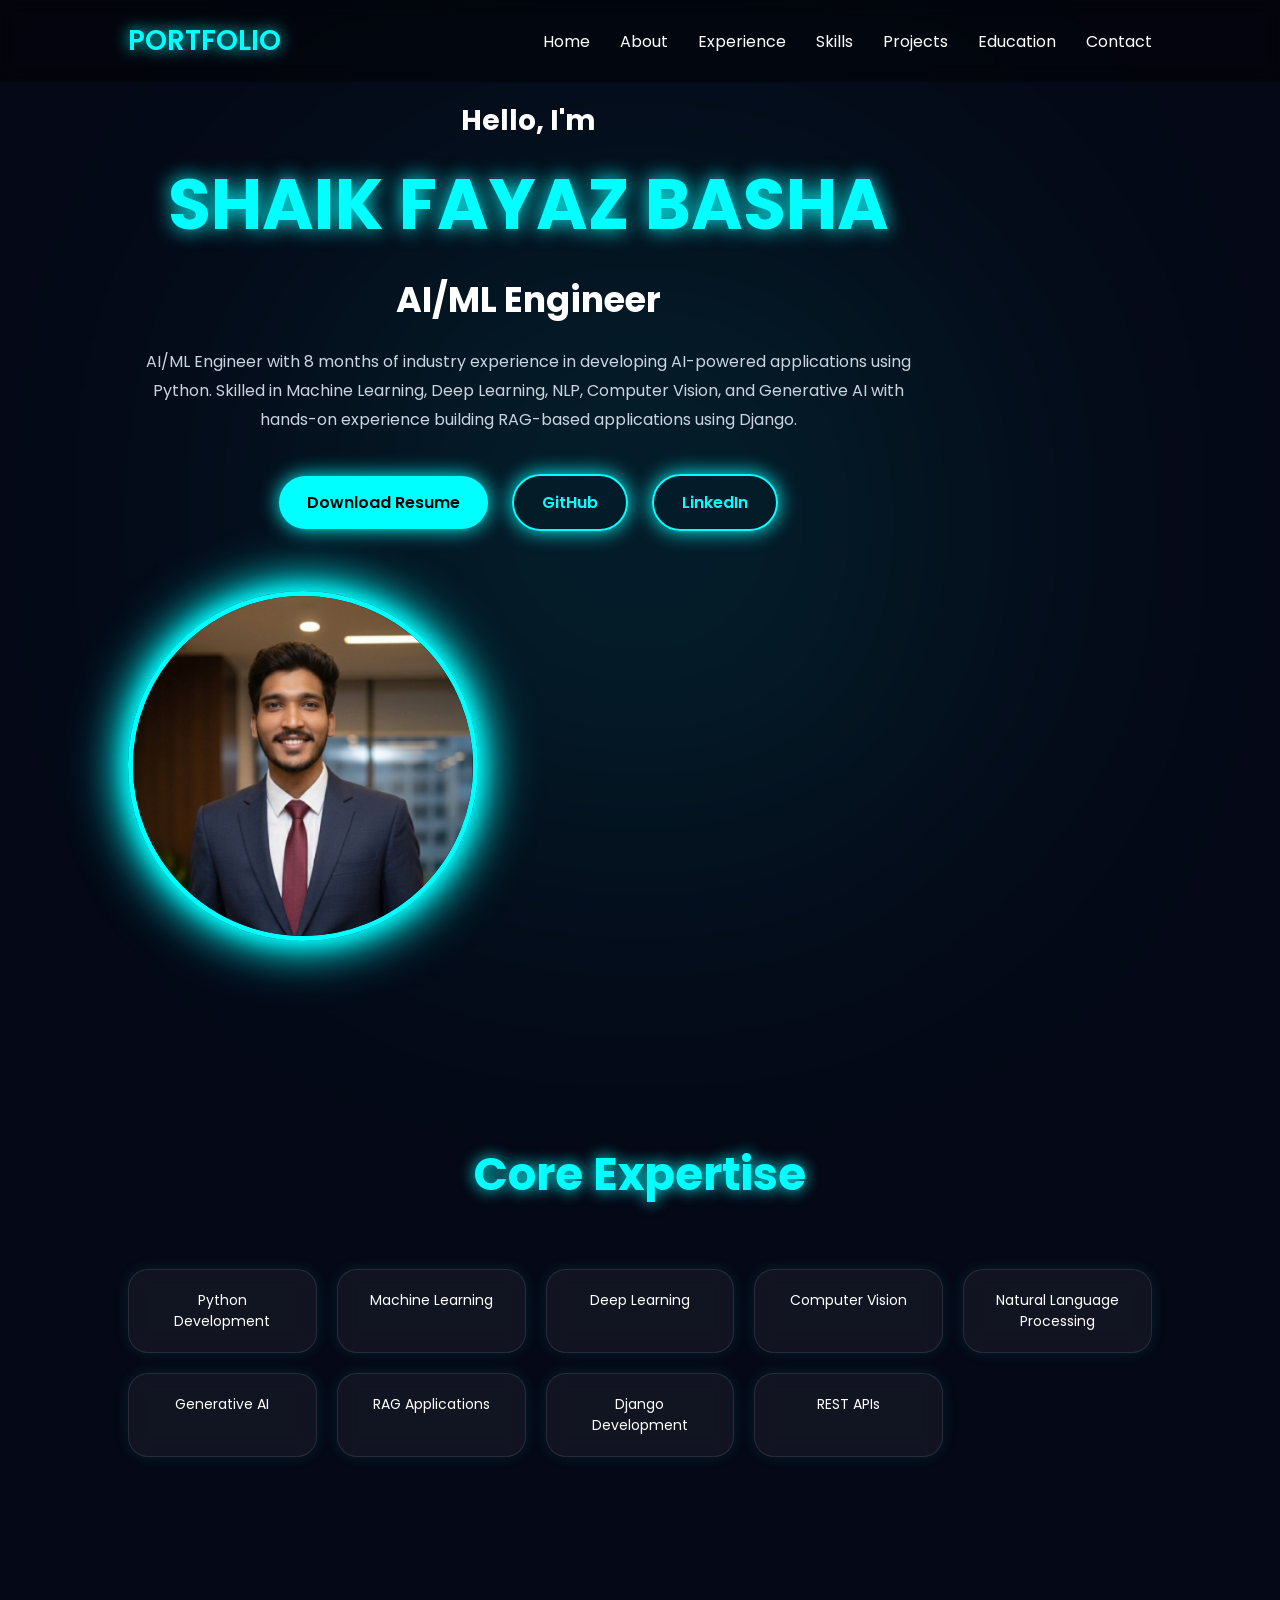
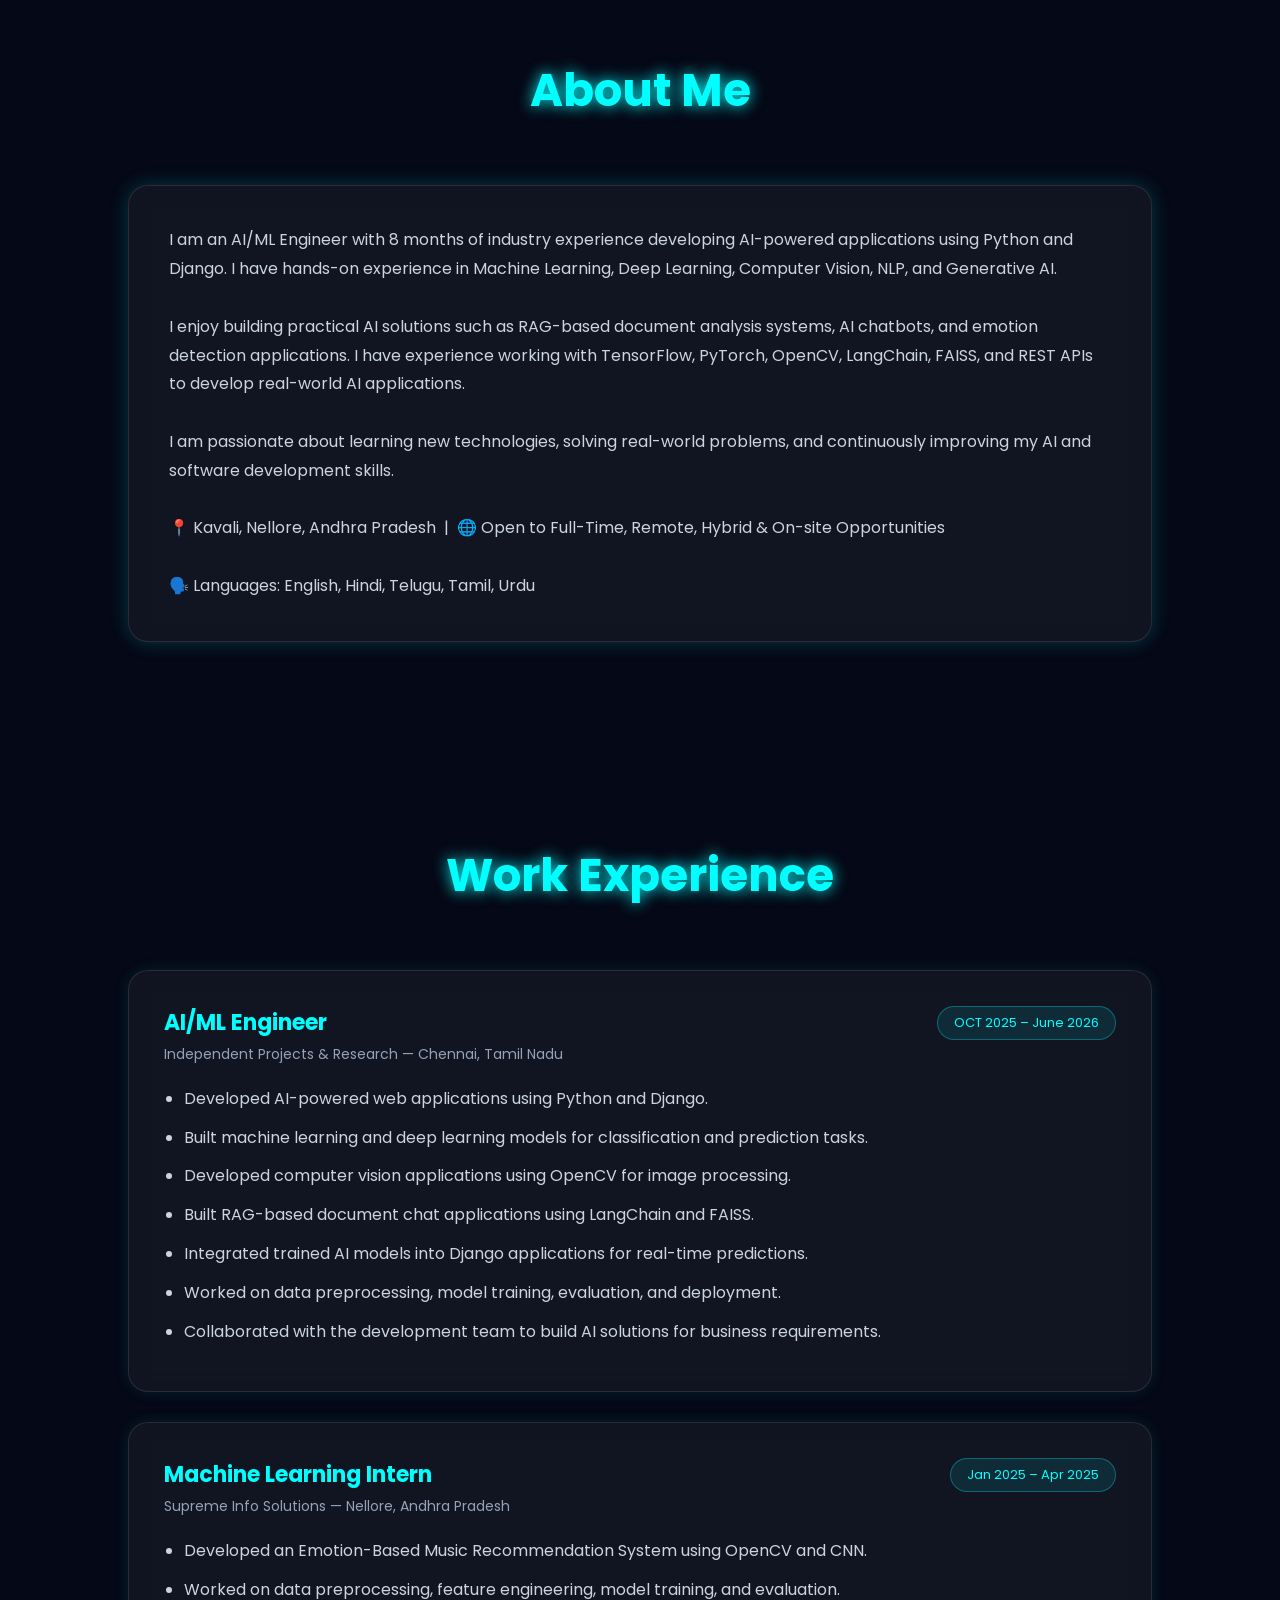
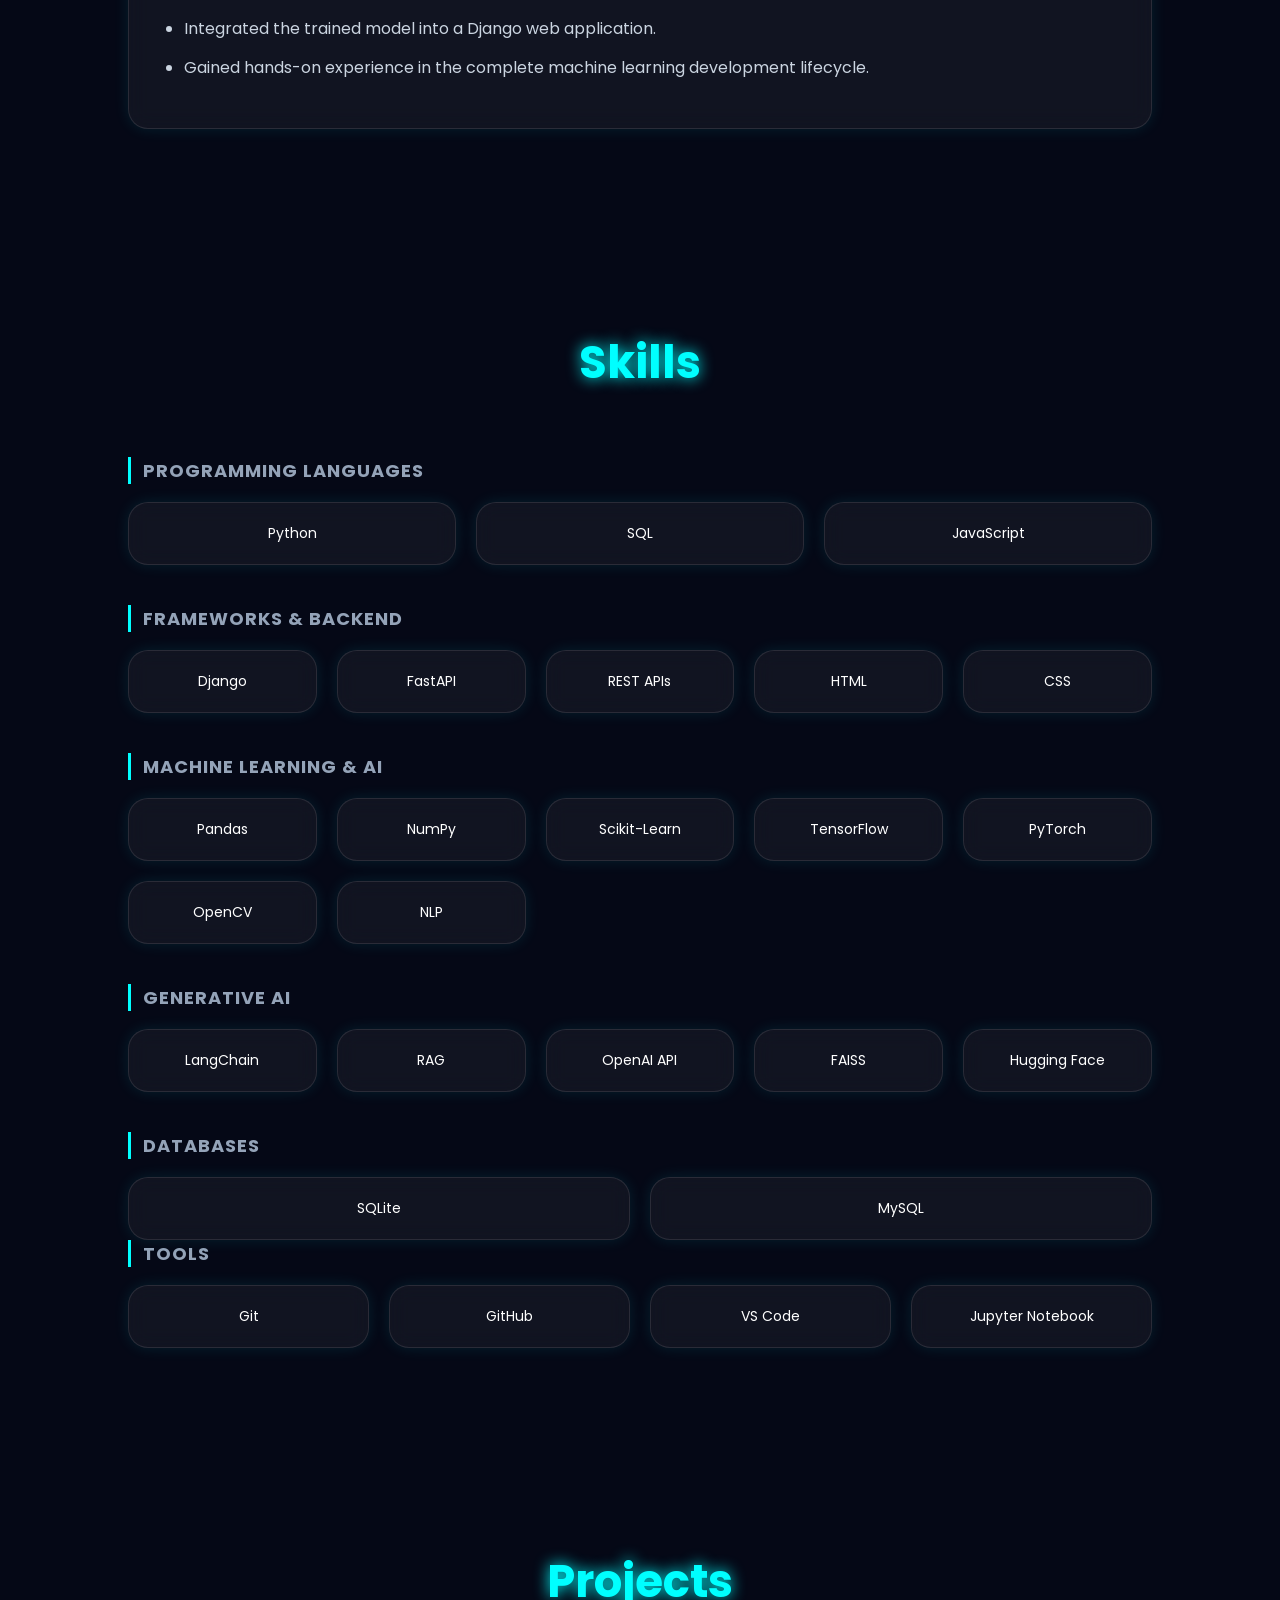
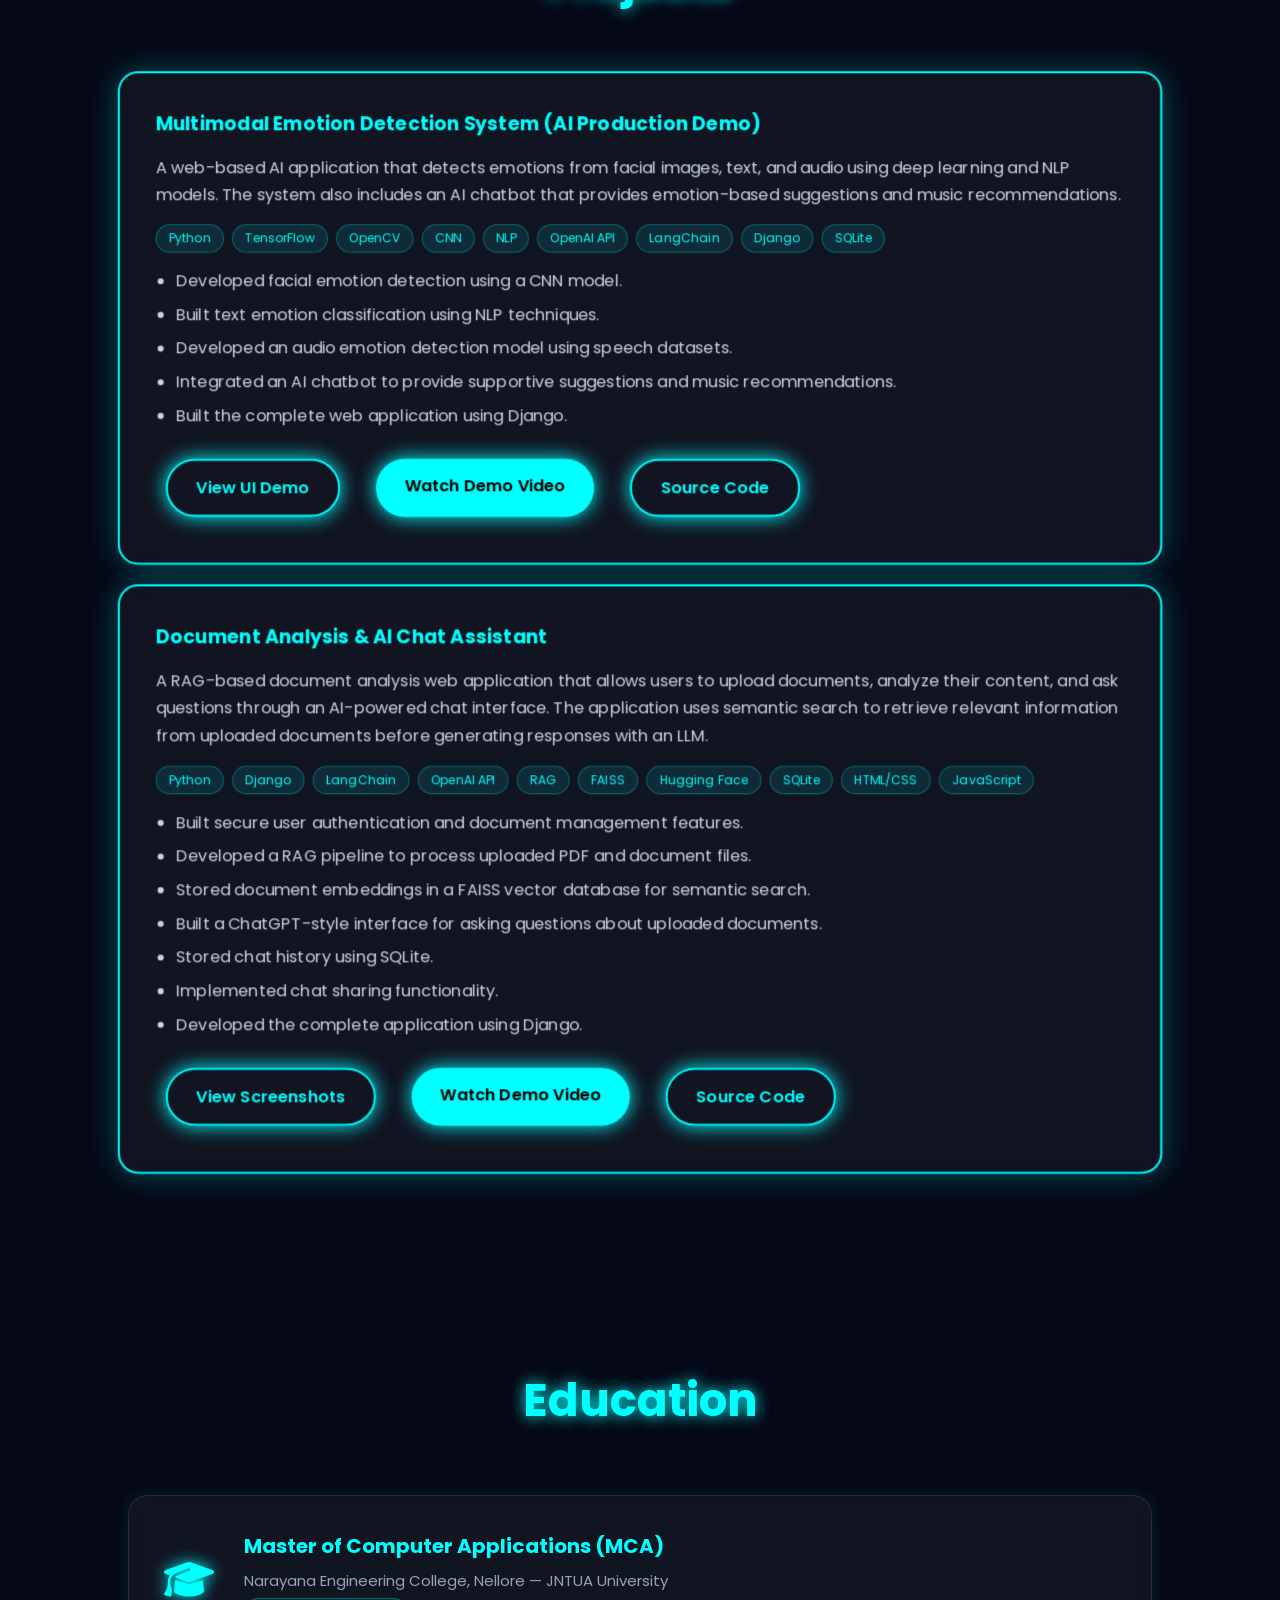
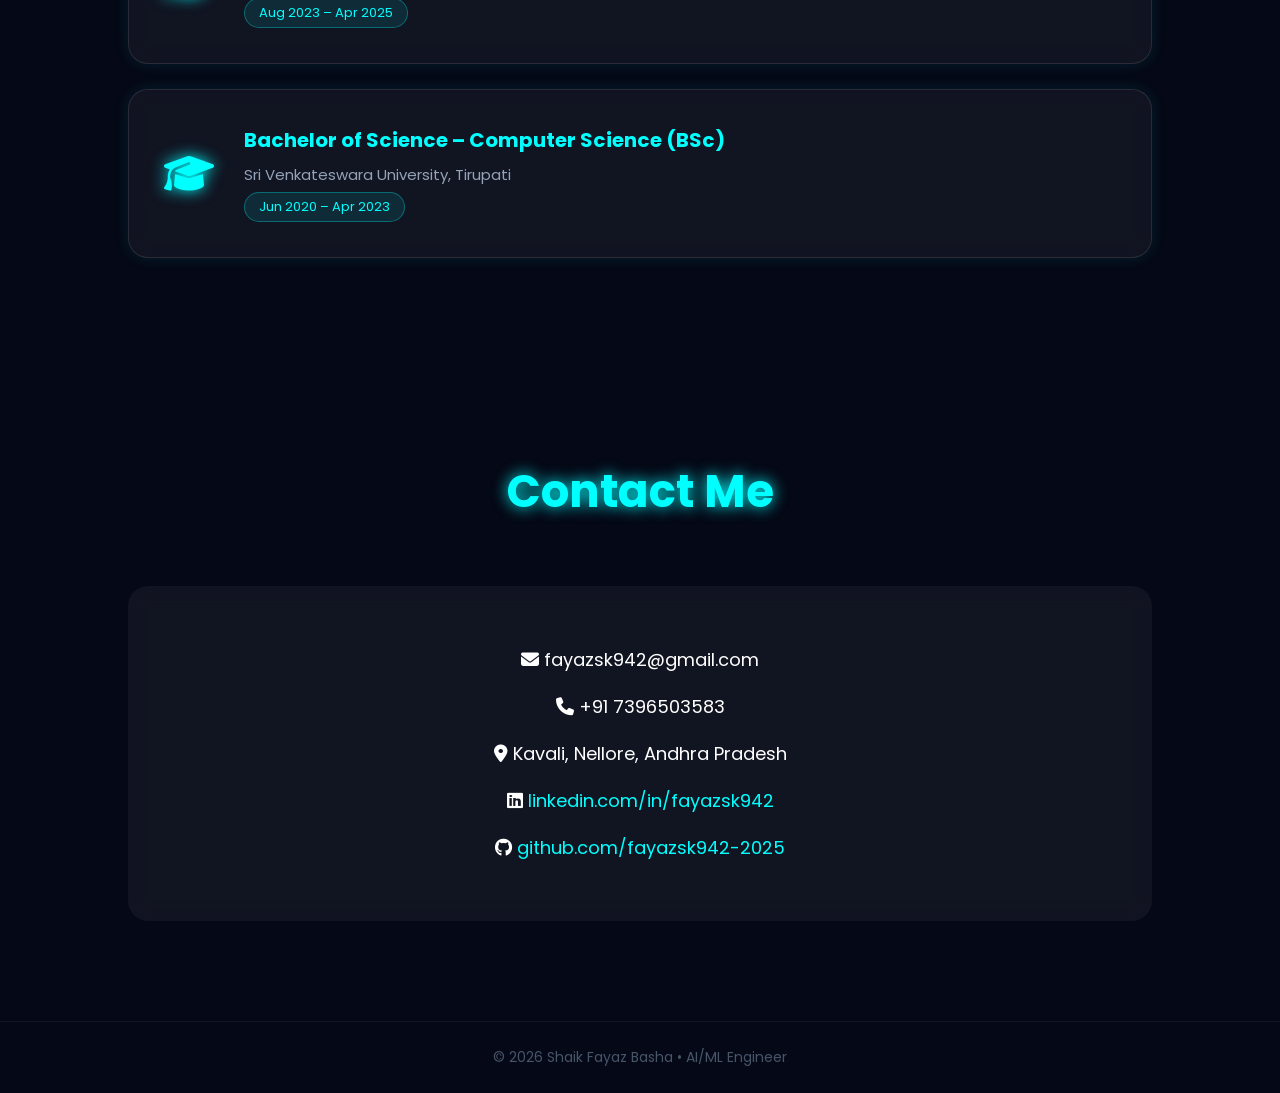
<file: index.html>
<!DOCTYPE html>
<html lang="en">
<head>
    <meta charset="UTF-8">
    <meta name="viewport" content="width=device-width, initial-scale=1.0">
    <title>SHAIK FAYAZ BASHA | AI/ML Engineer | Python Developer</title>

    <link rel="stylesheet" href="style.css">

    <!-- Font Awesome -->
    <link rel="stylesheet"
    href="https://cdnjs.cloudflare.com/ajax/libs/font-awesome/6.5.1/css/all.min.css">

</head>
<body>

    <!-- Navbar -->
    <nav>

        <div class="logo">PORTFOLIO</div>

        <ul>
            <li><a href="#home">Home</a></li>
            <li><a href="#about">About</a></li>
            <li><a href="#experience">Experience</a></li>
            <li><a href="#skills">Skills</a></li>
            <li><a href="#projects">Projects</a></li>
            <li><a href="#education">Education</a></li>
            <li><a href="#contact">Contact</a></li>
        </ul>

    </nav>

    <!-- Hero Section -->
    <section class="hero" id="home">

    <div class="hero-container">

        <!-- Left Content -->
        <div class="hero-content">

            <h3>Hello, I'm</h3>

            <h1>SHAIK FAYAZ BASHA</h1>

            <h2>
                <span class="typing"></span>
            </h2>

            <p>
            AI/ML Engineer with 8 months of industry experience in developing AI-powered applications using Python. Skilled in Machine Learning, Deep Learning, NLP, Computer Vision, and Generative AI with hands-on experience building RAG-based applications using Django.
            </p>
            
            <div class="buttons">

                <a href="resume.pdf" download class="btn">
                    Download Resume
                </a>

                <a href="https://github.com/fayazsk942-2025"
                target="_blank" class="btn secondary">
                    GitHub
                </a>

                <a href="https://www.linkedin.com/in/fayazsk942"
                target="_blank" class="btn secondary">
                    LinkedIn
                </a>

            </div>

        </div>

        <!-- Right Image -->
        <div class="hero-image">

            <img src="profile.png" alt="Fayaz Profile">

        </div>

    </div>

</section>
        <!-- Core Expertise -->
        <section id="core-expertise">

            <h2 class="section-title">Core Expertise</h2>

            

    <div class="skills-container">

    <div class="skill-card">Python Development</div>

    <div class="skill-card">Machine Learning</div>

    <div class="skill-card">Deep Learning</div>

    <div class="skill-card">Computer Vision</div>

    <div class="skill-card">Natural Language Processing</div>

    <div class="skill-card">Generative AI</div>

    <div class="skill-card">RAG Applications</div>

    <div class="skill-card">Django Development</div>

    <div class="skill-card">REST APIs</div>

</div>

        </section>

    <!-- About -->
    <section id="about">

        <h2 class="section-title">About Me</h2>

        <div class="about-card">

            <p>
                I am an AI/ML Engineer with 8 months of industry experience developing AI-powered applications using Python and Django. I have hands-on experience in Machine Learning, Deep Learning, Computer Vision, NLP, and Generative AI.

                <br><br>

                I enjoy building practical AI solutions such as RAG-based document analysis systems, AI chatbots, and emotion detection applications. I have experience working with TensorFlow, PyTorch, OpenCV, LangChain, FAISS, and REST APIs to develop real-world AI applications.

                <br><br>

                I am passionate about learning new technologies, solving real-world problems, and continuously improving my AI and software development skills.

                <br><br>

                📍 Kavali, Nellore, Andhra Pradesh &nbsp;|&nbsp;
                🌐 Open to Full-Time, Remote, Hybrid & On-site Opportunities

                <br><br>

                🗣️ Languages: English, Hindi, Telugu, Tamil, Urdu
                </p>

        </div>

    </section>

    <!-- Work Experience -->
    <section id="experience">

        <h2 class="section-title">Work Experience</h2>

        <div class="experience-container">

            <div class="experience-card">

                <div class="exp-header">
                    <div>
                        <h3>AI/ML Engineer</h3>
                        <span class="company">Independent Projects & Research — Chennai, Tamil Nadu</span>
                    </div>
                    <span class="exp-date">OCT 2025 – June 2026</span>
                </div>

                <ul class="exp-list">
                <li>Developed AI-powered web applications using Python and Django.</li>

                <li>Built machine learning and deep learning models for classification and prediction tasks.</li>

                <li>Developed computer vision applications using OpenCV for image processing.</li>

                <li>Built RAG-based document chat applications using LangChain and FAISS.</li>

                <li>Integrated trained AI models into Django applications for real-time predictions.</li>

                <li>Worked on data preprocessing, model training, evaluation, and deployment.</li>

                <li>Collaborated with the development team to build AI solutions for business requirements.</li>
                </ul>

            </div>

            <div class="experience-card">

                <div class="exp-header">
                    <div>
                        <h3>Machine Learning Intern</h3>
                        <span class="company">Supreme Info Solutions — Nellore, Andhra Pradesh</span>
                    </div>
                    <span class="exp-date">Jan 2025 – Apr 2025</span>
                </div>

                <ul class="exp-list">
                <li>Developed an Emotion-Based Music Recommendation System using OpenCV and CNN.</li>

                <li>Worked on data preprocessing, feature engineering, model training, and evaluation.</li>

                <li>Integrated the trained model into a Django web application.</li>

                <li>Gained hands-on experience in the complete machine learning development lifecycle.</li>
                </ul>

            </div>

        </div>

    </section>

    <!-- Skills -->
    <section id="skills">

        <h2 class="section-title">Skills</h2>

        <div class="skills-section">

            <div class="skill-category">
                <h3 class="skill-category-title">Programming Languages</h3>
                <div class="skills-container">
                <div class="skill-card">Python</div>
                <div class="skill-card">SQL</div>
                <div class="skill-card">JavaScript</div>
            </div>
            </div>

            <div class="skill-category">
                <h3 class="skill-category-title">Frameworks & Backend</h3>
                <div class="skills-container">
                <div class="skill-card">Django</div>
                <div class="skill-card">FastAPI</div>
                <div class="skill-card">REST APIs</div>
                <div class="skill-card">HTML</div>
                <div class="skill-card">CSS</div>
            </div>
            </div>

            <div class="skill-category">
                <h3 class="skill-category-title">Machine Learning & AI</h3>
                <div class="skills-container">
                <div class="skill-card">Pandas</div>
                <div class="skill-card">NumPy</div>
                <div class="skill-card">Scikit-Learn</div>
                <div class="skill-card">TensorFlow</div>
                <div class="skill-card">PyTorch</div>
                <div class="skill-card">OpenCV</div>
                <div class="skill-card">NLP</div>
            </div>
            </div>

            <div class="skill-category">
                <h3 class="skill-category-title">Generative AI</h3>
                <div class="skills-container">
                <div class="skill-card">LangChain</div>
                <div class="skill-card">RAG</div>
                <div class="skill-card">OpenAI API</div>
                <div class="skill-card">FAISS</div>
                <div class="skill-card">Hugging Face</div>
            </div>
            </div>

            <div class="skill-category">
                <h3 class="skill-category-title">Databases</h3>
                <div class="skills-container">
                    <div class="skills-container">
                    <div class="skill-card">SQLite</div>
                    <div class="skill-card">MySQL</div>
                </div>
            </div>

            <div class="skill-category">
                <h3 class="skill-category-title">Tools</h3>
                <div class="skills-container">
                <div class="skill-card">Git</div>
                <div class="skill-card">GitHub</div>
                <div class="skill-card">VS Code</div>
                <div class="skill-card">Jupyter Notebook</div>
            </div>
            </div>


        </div>

    </section>

    <!-- Projects -->
    <section id="projects">

        <h2 class="section-title">Projects</h2>

        <div class="projects-container">

            <!-- Project 1: Multimodal Emotion Detection -->
            <div class="project-card featured-project">

                <h3>Multimodal Emotion Detection System (AI Production Demo)</h3>

                <p>
                A web-based AI application that detects emotions from facial images, text, and audio using deep learning and NLP models. The system also includes an AI chatbot that provides emotion-based suggestions and music recommendations.
                </p>

                <div class="project-tech">
                    <span class="tech-tag">Python</span>
                    <span class="tech-tag">TensorFlow</span>
                    
                    <span class="tech-tag">OpenCV</span>
                    <span class="tech-tag">CNN</span>
                    <span class="tech-tag">NLP</span>
                    
                    <span class="tech-tag">OpenAI API</span>
                    <span class="tech-tag">LangChain</span>
                    <span class="tech-tag">Django</span>
                    <span class="tech-tag">SQLite</span>
                    
                </div>

                <div class="project-highlights">

                    <ul>
            <li>Developed facial emotion detection using a CNN model.</li>

            <li>Built text emotion classification using NLP techniques.</li>

            <li>Developed an audio emotion detection model using speech datasets.</li>

            <li>Integrated an AI chatbot to provide supportive suggestions and music recommendations.</li>

            <li>Built the complete web application using Django.</li>
            </ul>

                </div>

                <div class="project-links">

                    <a href="emotion_screenshots.html" class="btn secondary">
                        View UI Demo
                    </a>

                    <a href="https://youtu.be/cAlVlDY5OSk" target="_blank" class="btn">
                        Watch Demo Video
                    </a>

                    <a href="https://github.com/fayazsk942-2025/portfolio" target="_blank" class="btn secondary">
                        Source Code
                    </a>

                </div>

            </div>

            <!-- Project 2: RAG Chatbot -->
            <div class="project-card featured-project">

                <h3>Document Analysis & AI Chat Assistant</h3>

                <p>
                A RAG-based document analysis web application that allows users to upload documents, analyze their content, and ask questions through an AI-powered chat interface. The application uses semantic search to retrieve relevant information from uploaded documents before generating responses with an LLM.
                </p>

                <div class="project-tech">
                    <span class="tech-tag">Python</span>
                    <span class="tech-tag">Django</span>
                    <span class="tech-tag">LangChain</span>
                    <span class="tech-tag">OpenAI API</span>
                    <span class="tech-tag">RAG</span>
                    <span class="tech-tag">FAISS</span>
                    <span class="tech-tag">Hugging Face</span>
                    <span class="tech-tag">SQLite</span>
                    <span class="tech-tag">HTML/CSS</span>
                    <span class="tech-tag">JavaScript</span>
                    
                </div>

                <div class="project-highlights">

                    <ul>

                    <li>Built secure user authentication and document management features.</li>

                    <li>Developed a RAG pipeline to process uploaded PDF and document files.</li>

                    <li>Stored document embeddings in a FAISS vector database for semantic search.</li>

                    <li>Built a ChatGPT-style interface for asking questions about uploaded documents.</li>

                    <li>Stored chat history using SQLite.</li>

                    <li>Implemented chat sharing functionality.</li>

                    <li>Developed the complete application using Django.</li>

                    </ul>

                </div>

                <div class="project-links">

                    <a href="rag_screenshots.html" class="btn secondary">
                        View Screenshots
                    </a>

                    <a href="https://youtu.be/Ay7FUJF8E9k"
                       target="_blank" class="btn">
                        Watch Demo Video
                    </a>

                    <a href="https://github.com/fayazsk942-2025/rag-chatbot"
                       target="_blank" class="btn secondary">
                        Source Code
                    </a>

                </div>

            </div>

        </div>

    </section>

    <!-- Education -->
    <section id="education">

        <h2 class="section-title">Education</h2>

        <div class="education-container">

            <div class="education-card">

                <div class="edu-icon">
                    <i class="fa-solid fa-graduation-cap"></i>
                </div>

                <div class="edu-details">
                    <h3>Master of Computer Applications (MCA)</h3>
                    <span class="edu-institution">Narayana Engineering College, Nellore — JNTUA University</span>
                    <span class="edu-date">Aug 2023 – Apr 2025</span>
                </div>

            </div>

            <div class="education-card">

                <div class="edu-icon">
                    <i class="fa-solid fa-graduation-cap"></i>
                </div>

                <div class="edu-details">
                    <h3>Bachelor of Science – Computer Science (BSc)</h3>
                    <span class="edu-institution">Sri Venkateswara University, Tirupati</span>
                    <span class="edu-date">Jun 2020 – Apr 2023</span>
                </div>

            </div>

        </div>

    </section>

    <!-- Contact -->
    <section id="contact">

        <h2 class="section-title">Contact Me</h2>

        <div class="contact-card">

            <p>
                <i class="fa-solid fa-envelope"></i>
                fayazsk942@gmail.com
            </p>

            <p>
                <i class="fa-solid fa-phone"></i>
                +91 7396503583
            </p>

            <p>
                <i class="fa-solid fa-location-dot"></i>
                Kavali, Nellore, Andhra Pradesh
            </p>

            <p>
                <i class="fa-brands fa-linkedin"></i>
                <a href="https://www.linkedin.com/in/fayazsk942"
                target="_blank">
                    linkedin.com/in/fayazsk942
                </a>
            </p>

            <p>
                <i class="fa-brands fa-github"></i>
                <a href="https://github.com/fayazsk942-2025"
                target="_blank">
                    github.com/fayazsk942-2025
                </a>
            </p>

        </div>

    </section>

    <!-- Footer -->
    <footer>
        <p>© 2026 Shaik Fayaz Basha • AI/ML Engineer</p>
    </footer>

    <script src="script.js"></script>

</body>
</html>
</file>
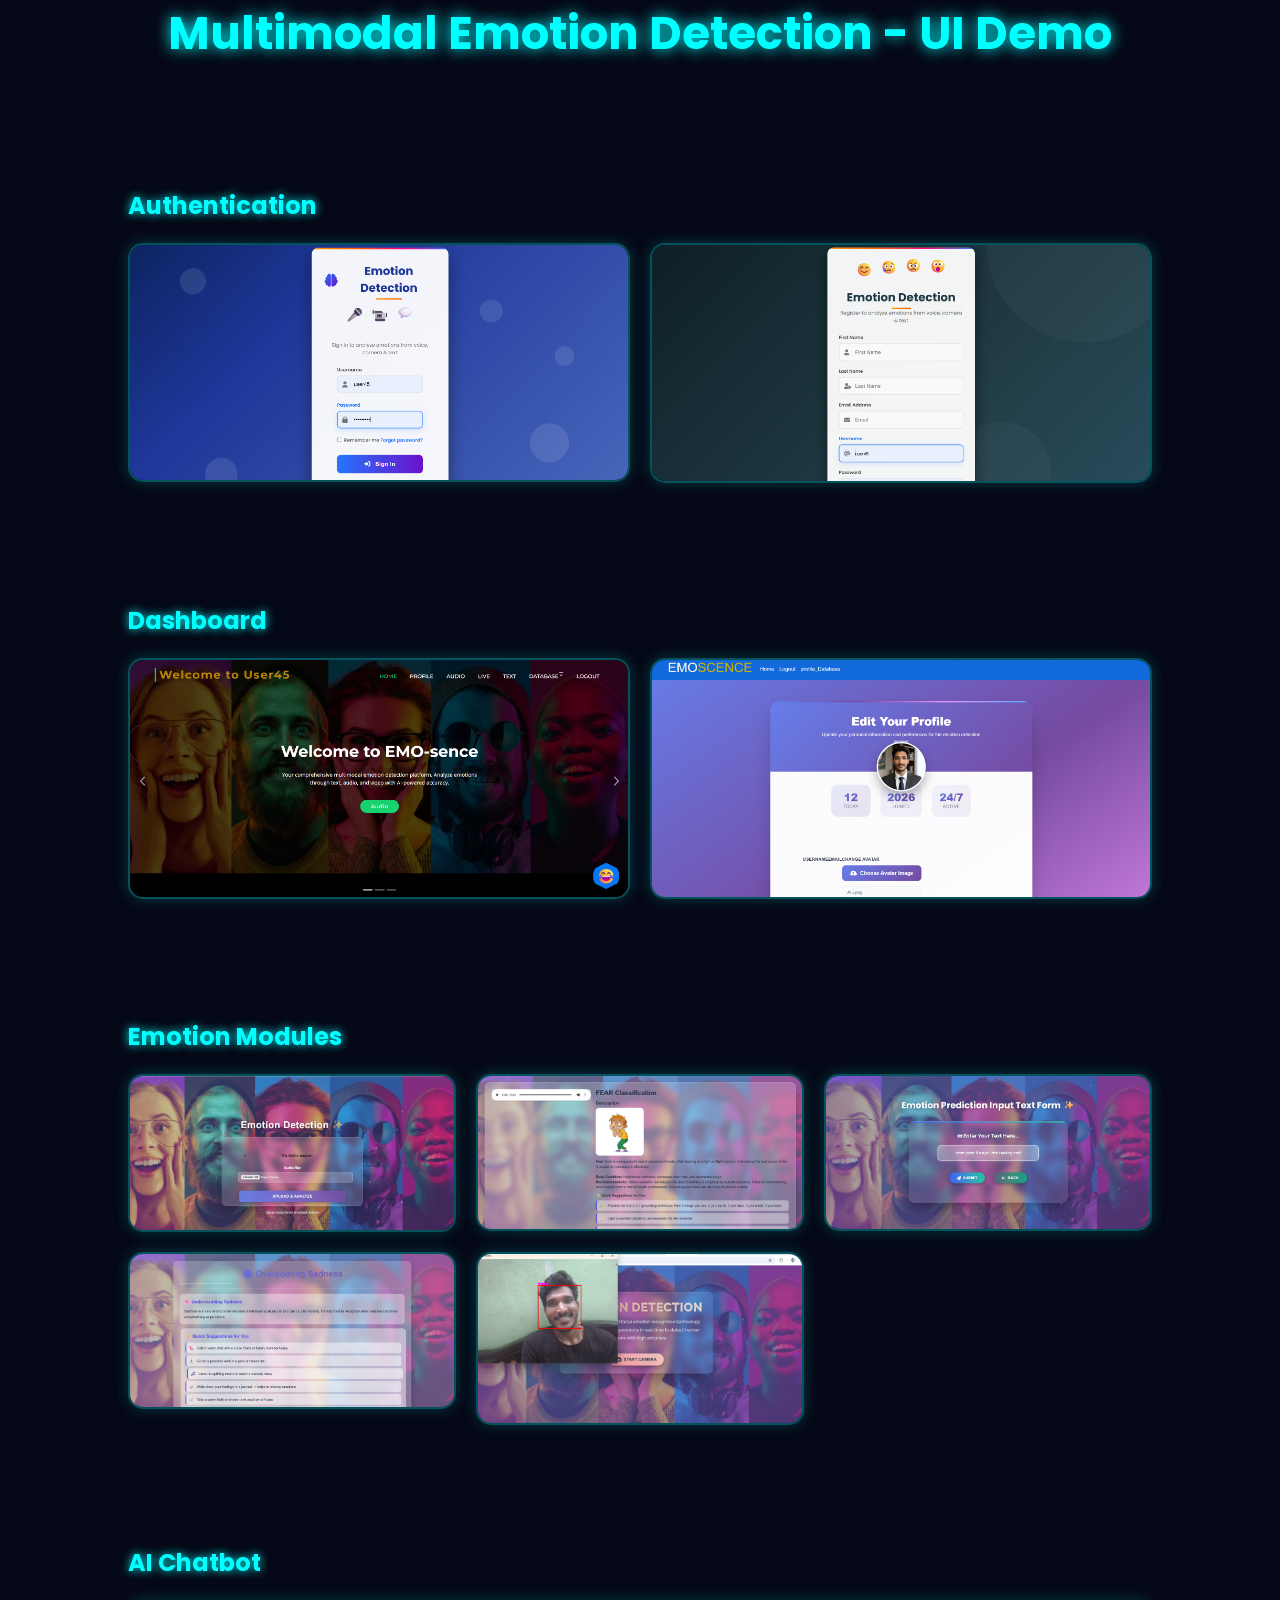
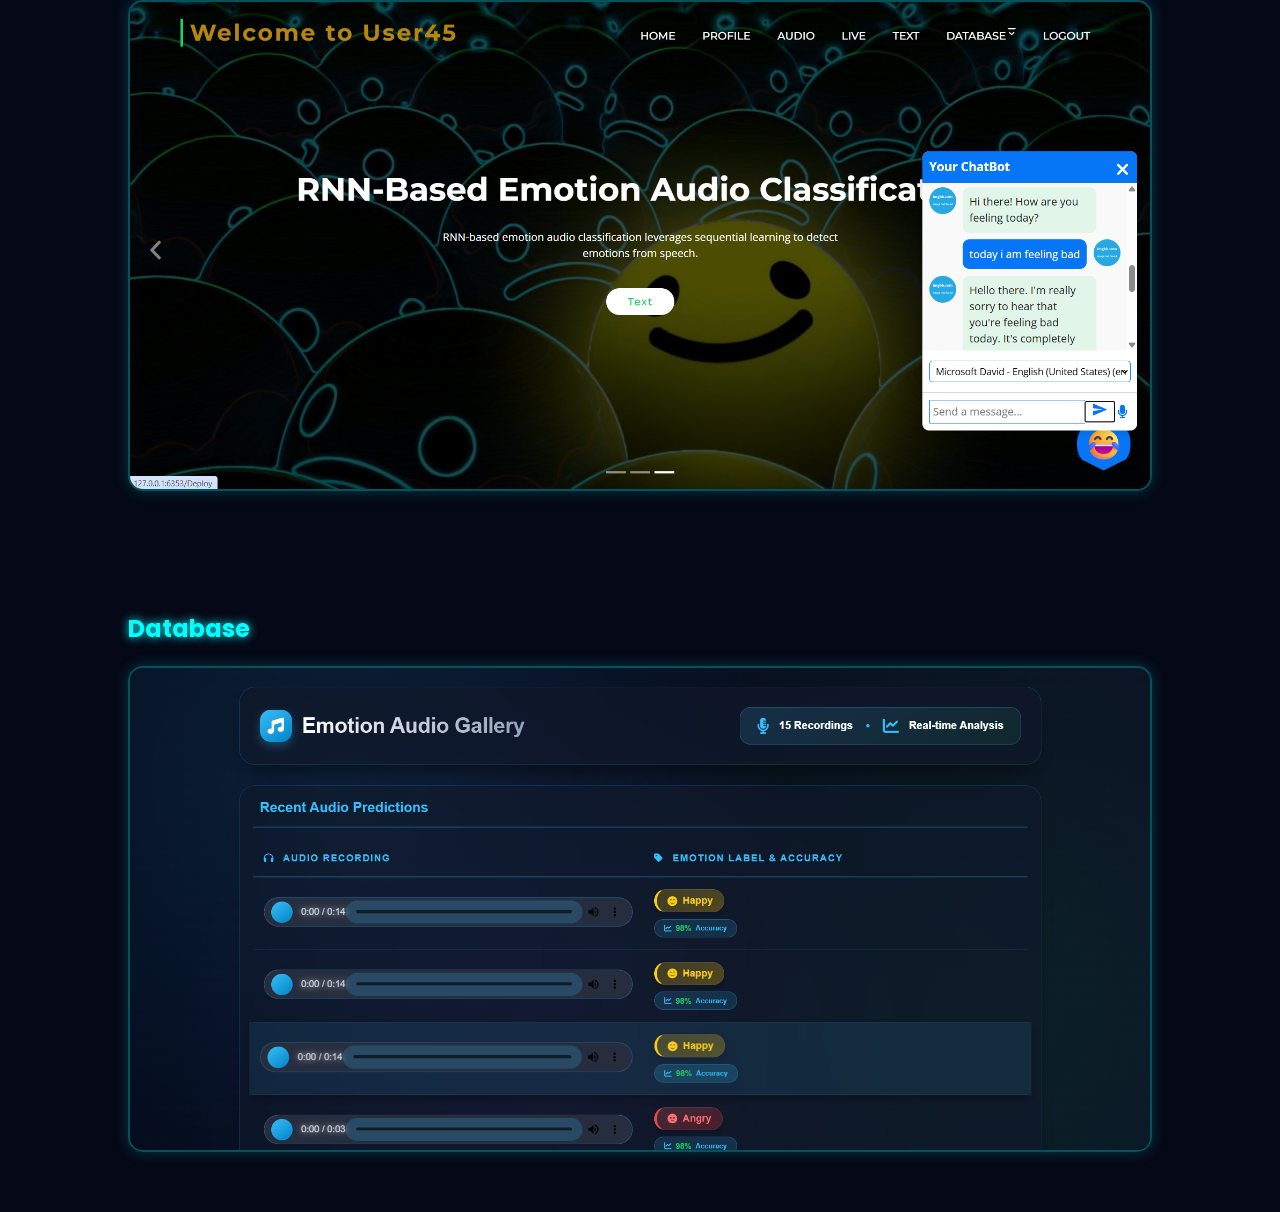
<file: emotion_screenshots.html>
<!DOCTYPE html>
<html lang="en">
<head>
    <meta charset="UTF-8">
    <title>Emotion Detection UI Demo</title>
    <link rel="stylesheet" href="style.css">
</head>
<body>

<h1 class="section-title">Multimodal Emotion Detection - UI Demo</h1>

<section class="img-section">

    <h2>Authentication</h2>

    <div class="img-grid">

        <img src="screenshots/login.png">
        <img src="screenshots/register.png">

    </div>

</section>

<section class="img-section">

    <h2>Dashboard</h2>

    <div class="img-grid">

        <img src="screenshots/home.png">
        <img src="screenshots/profile.png">

    </div>

</section>

<section class="img-section">

    <h2>Emotion Modules</h2>

    <div class="img-grid">

        <img src="screenshots/audio_input.png">
        <img src="screenshots/audio_result.png">
        <img src="screenshots/text_input.png">
        <img src="screenshots/text_result.png">
        <img src="screenshots/live_detection.png">

    </div>

</section>

<section class="img-section">

    <h2>AI Chatbot</h2>

    <div class="img-grid">

        <img src="screenshots/chatbot_ui.png">

    </div>

</section>

<section class="img-section">

    <h2>Database</h2>

    <div class="img-grid">

        <img src="screenshots/db_view.png">

    </div>

</section>

</body>
</html>
</file>
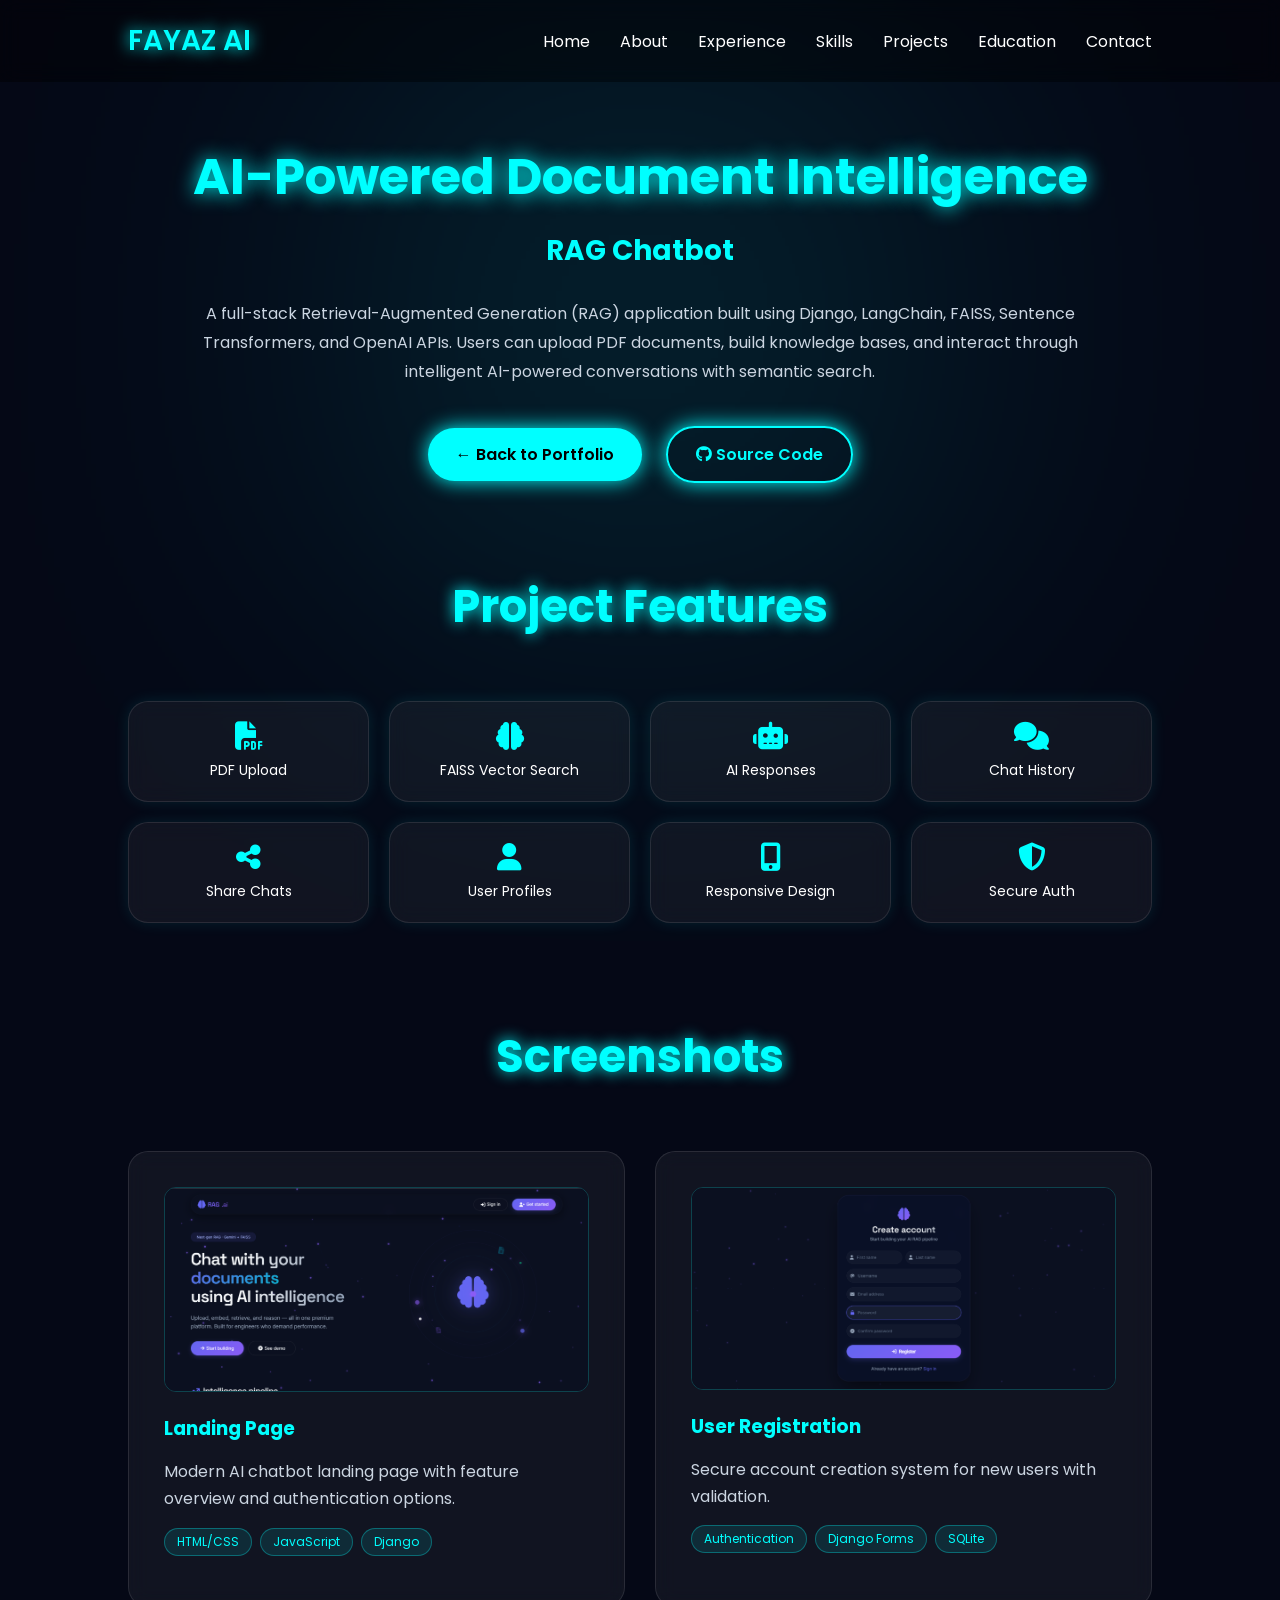
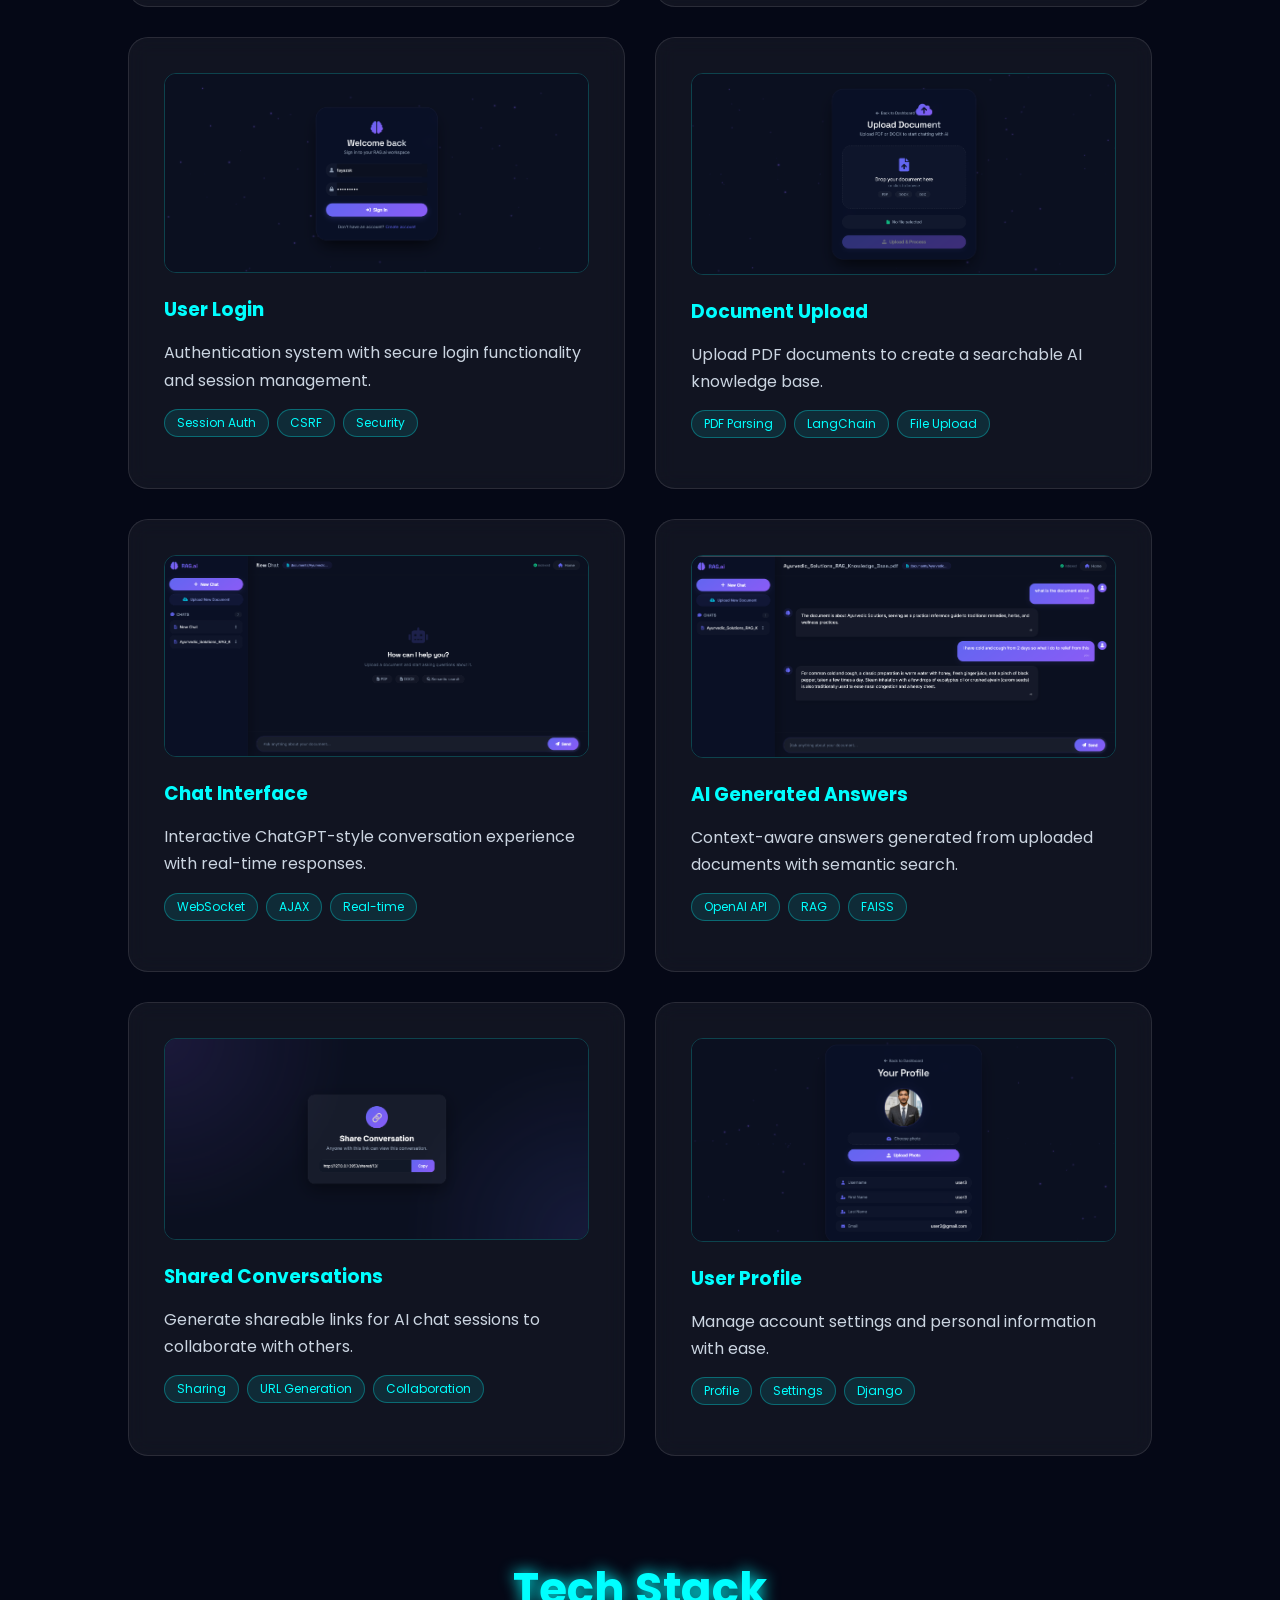
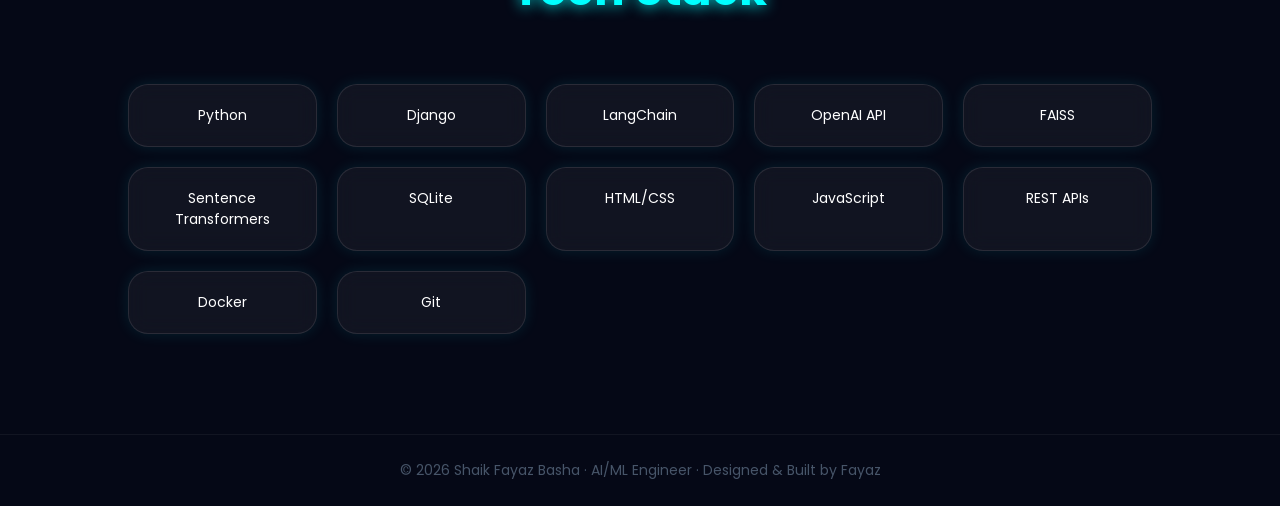
<file: rag_screenshots.html>
<!DOCTYPE html>
<html lang="en">
<head>
    <meta charset="UTF-8">
    <meta name="viewport" content="width=device-width, initial-scale=1.0">
    <title>RAG Chatbot Screenshots | Fayaz AI</title>

    <link rel="stylesheet" href="style.css">

    <!-- Font Awesome -->
    <link rel="stylesheet"
    href="https://cdnjs.cloudflare.com/ajax/libs/font-awesome/6.5.1/css/all.min.css">

</head>
<body>

    <!-- Navbar -->
    <nav>

        <div class="logo">FAYAZ AI</div>

        <ul>
            <li><a href="index.html#home">Home</a></li>
            <li><a href="index.html#about">About</a></li>
            <li><a href="index.html#experience">Experience</a></li>
            <li><a href="index.html#skills">Skills</a></li>
            <li><a href="index.html#projects">Projects</a></li>
            <li><a href="index.html#education">Education</a></li>
            <li><a href="index.html#contact">Contact</a></li>
        </ul>

    </nav>

    <!-- Header -->
    <section class="hero" style="min-height: auto; padding: 140px 10% 80px;">

        <div class="hero-container" style="flex-direction: column; text-align: center;">

            <div class="hero-content">

                <h1 style="font-size: 50px;">AI-Powered Document Intelligence</h1>
                <h2 style="font-size: 28px; color: #00ffff; margin-bottom: 20px;">RAG Chatbot</h2>

                <p style="max-width: 900px; margin: 0 auto;">
                    A full-stack Retrieval-Augmented Generation (RAG) application built using
                    Django, LangChain, FAISS, Sentence Transformers, and OpenAI APIs.
                    Users can upload PDF documents, build knowledge bases, and interact
                    through intelligent AI-powered conversations with semantic search.
                </p>

                <div class="buttons">

                    <a href="index.html#projects" class="btn">
                        ← Back to Portfolio
                    </a>

                    <a href="https://github.com/fayazsk942-2025/rag-chatbot"
                       target="_blank" class="btn secondary">
                        <i class="fab fa-github"></i> Source Code
                    </a>

                </div>

            </div>

        </div>

    </section>

    <!-- Features Section -->
    <section id="skills" style="padding-top: 0;">

        <h2 class="section-title">Project Features</h2>

        <div class="skills-section">

            <div class="skills-container" style="grid-template-columns: repeat(auto-fit, minmax(200px, 1fr));">

                <div class="skill-card">
                    <i class="fas fa-file-pdf" style="font-size: 28px; color: #00ffff; display: block; margin-bottom: 10px;"></i>
                    PDF Upload
                </div>

                <div class="skill-card">
                    <i class="fas fa-brain" style="font-size: 28px; color: #00ffff; display: block; margin-bottom: 10px;"></i>
                    FAISS Vector Search
                </div>

                <div class="skill-card">
                    <i class="fas fa-robot" style="font-size: 28px; color: #00ffff; display: block; margin-bottom: 10px;"></i>
                    AI Responses
                </div>

                <div class="skill-card">
                    <i class="fas fa-comments" style="font-size: 28px; color: #00ffff; display: block; margin-bottom: 10px;"></i>
                    Chat History
                </div>

                <div class="skill-card">
                    <i class="fas fa-share-alt" style="font-size: 28px; color: #00ffff; display: block; margin-bottom: 10px;"></i>
                    Share Chats
                </div>

                <div class="skill-card">
                    <i class="fas fa-user" style="font-size: 28px; color: #00ffff; display: block; margin-bottom: 10px;"></i>
                    User Profiles
                </div>

                <div class="skill-card">
                    <i class="fas fa-mobile-alt" style="font-size: 28px; color: #00ffff; display: block; margin-bottom: 10px;"></i>
                    Responsive Design
                </div>

                <div class="skill-card">
                    <i class="fas fa-shield-alt" style="font-size: 28px; color: #00ffff; display: block; margin-bottom: 10px;"></i>
                    Secure Auth
                </div>

            </div>

        </div>

    </section>

    <!-- Screenshots Gallery -->
    <section id="projects" style="padding-top: 0;">

        <h2 class="section-title">Screenshots</h2>

        <div class="projects-container" style="grid-template-columns: repeat(auto-fit, minmax(350px, 1fr));">

            <div class="project-card">
                <img src="screenshots/rag/landing.png" alt="Landing Page" style="width:100%; border-radius: 12px; margin-bottom: 15px; border: 1px solid rgba(0,255,255,0.2);">
                <h3>Landing Page</h3>
                <p>Modern AI chatbot landing page with feature overview and authentication options.</p>
                <div class="project-tech">
                    <span class="tech-tag">HTML/CSS</span>
                    <span class="tech-tag">JavaScript</span>
                    <span class="tech-tag">Django</span>
                </div>
            </div>

            <div class="project-card">
                <img src="screenshots/rag/register.png" alt="Register Page" style="width:100%; border-radius: 12px; margin-bottom: 15px; border: 1px solid rgba(0,255,255,0.2);">
                <h3>User Registration</h3>
                <p>Secure account creation system for new users with validation.</p>
                <div class="project-tech">
                    <span class="tech-tag">Authentication</span>
                    <span class="tech-tag">Django Forms</span>
                    <span class="tech-tag">SQLite</span>
                </div>
            </div>

            <div class="project-card">
                <img src="screenshots/rag/login.png" alt="Login Page" style="width:100%; border-radius: 12px; margin-bottom: 15px; border: 1px solid rgba(0,255,255,0.2);">
                <h3>User Login</h3>
                <p>Authentication system with secure login functionality and session management.</p>
                <div class="project-tech">
                    <span class="tech-tag">Session Auth</span>
                    <span class="tech-tag">CSRF</span>
                    <span class="tech-tag">Security</span>
                </div>
            </div>

            <div class="project-card">
                <img src="screenshots/rag/upload-document.png" alt="Upload Document" style="width:100%; border-radius: 12px; margin-bottom: 15px; border: 1px solid rgba(0,255,255,0.2);">
                <h3>Document Upload</h3>
                <p>Upload PDF documents to create a searchable AI knowledge base.</p>
                <div class="project-tech">
                    <span class="tech-tag">PDF Parsing</span>
                    <span class="tech-tag">LangChain</span>
                    <span class="tech-tag">File Upload</span>
                </div>
            </div>

            <div class="project-card">
                <img src="screenshots/rag/chat-interface.png" alt="Chat Interface" style="width:100%; border-radius: 12px; margin-bottom: 15px; border: 1px solid rgba(0,255,255,0.2);">
                <h3>Chat Interface</h3>
                <p>Interactive ChatGPT-style conversation experience with real-time responses.</p>
                <div class="project-tech">
                    <span class="tech-tag">WebSocket</span>
                    <span class="tech-tag">AJAX</span>
                    <span class="tech-tag">Real-time</span>
                </div>
            </div>

            <div class="project-card">
                <img src="screenshots/rag/ai-response.png" alt="AI Response" style="width:100%; border-radius: 12px; margin-bottom: 15px; border: 1px solid rgba(0,255,255,0.2);">
                <h3>AI Generated Answers</h3>
                <p>Context-aware answers generated from uploaded documents with semantic search.</p>
                <div class="project-tech">
                    <span class="tech-tag">OpenAI API</span>
                    <span class="tech-tag">RAG</span>
                    <span class="tech-tag">FAISS</span>
                </div>
            </div>

            

            <div class="project-card">
                <img src="screenshots/rag/shared-chat.png" alt="Shared Chat" style="width:100%; border-radius: 12px; margin-bottom: 15px; border: 1px solid rgba(0,255,255,0.2);">
                <h3>Shared Conversations</h3>
                <p>Generate shareable links for AI chat sessions to collaborate with others.</p>
                <div class="project-tech">
                    <span class="tech-tag">Sharing</span>
                    <span class="tech-tag">URL Generation</span>
                    <span class="tech-tag">Collaboration</span>
                </div>
            </div>

            <div class="project-card">
                <img src="screenshots/rag/profile.png" alt="Profile" style="width:100%; border-radius: 12px; margin-bottom: 15px; border: 1px solid rgba(0,255,255,0.2);">
                <h3>User Profile</h3>
                <p>Manage account settings and personal information with ease.</p>
                <div class="project-tech">
                    <span class="tech-tag">Profile</span>
                    <span class="tech-tag">Settings</span>
                    <span class="tech-tag">Django</span>
                </div>
            </div>

            
        </div>

    </section>

    <!-- Tech Stack Section -->
    <section id="skills" style="padding-top: 0;">

        <h2 class="section-title">Tech Stack</h2>

        <div class="skills-section">

            <div class="skills-container" style="grid-template-columns: repeat(auto-fit, minmax(160px, 1fr));">

                <div class="skill-card">Python</div>
                <div class="skill-card">Django</div>
                <div class="skill-card">LangChain</div>
                <div class="skill-card">OpenAI API</div>
                <div class="skill-card">FAISS</div>
                <div class="skill-card">Sentence Transformers</div>
                <div class="skill-card">SQLite</div>
                <div class="skill-card">HTML/CSS</div>
                <div class="skill-card">JavaScript</div>
                <div class="skill-card">REST APIs</div>
                <div class="skill-card">Docker</div>
                <div class="skill-card">Git</div>

            </div>

        </div>

    </section>

    <!-- Footer -->
    <footer>
        <p>© 2026 Shaik Fayaz Basha · AI/ML Engineer · Designed & Built by Fayaz</p>
    </footer>

    <script src="script.js"></script>

</body>
</html>
</file>
<file: style.css>
@import url('https://fonts.googleapis.com/css2?family=Poppins:wght@300;400;500;600&display=swap');

*{
    margin:0;
    padding:0;
    box-sizing:border-box;
    scroll-behavior:smooth;
    font-family:'Poppins',sans-serif;
}

body{
    background:#050816;
    color:white;
    overflow-x:hidden;
}

/* Navbar */

nav{
    width:100%;
    display:flex;
    justify-content:space-between;
    align-items:center;
    padding:20px 10%;
    position:fixed;
    top:0;
    left:0;
    background:rgba(0,0,0,0.4);
    backdrop-filter:blur(10px);
    z-index:1000;
}

.logo{
    font-size:28px;
    font-weight:600;
    color:#00ffff;
    text-shadow:0 0 15px #00ffff;
}

nav ul{
    display:flex;
    list-style:none;
}

nav ul li{
    margin-left:30px;
}

nav ul li a{
    text-decoration:none;
    color:white;
    transition:0.3s;
}

nav ul li a:hover{
    color:#00ffff;
}

/* Hero */

.hero{
    min-height:100vh;
    display:flex;
    justify-content:center;
    align-items:center;
    text-align:center;
    padding:100px 10%;
    position:relative;
}
.hero-container{
    display:flex;
    justify-content:space-between;
    align-items:center;
    gap:50px;
    width:100%;
    flex-wrap:wrap;
}

.hero-image{
    display:flex;
    justify-content:center;
    align-items:center;
}

.hero-image img{
    width:350px;
    height:350px;
    object-fit:cover;
    object-position:center 20%;
    border-radius:50%;
    border:5px solid #00ffff;
    box-shadow:
        0 0 20px #00ffff,
        0 0 40px #00ffff,
        0 0 60px #00ffff;
    animation:floatImage 4s ease-in-out infinite;
}

/* ===========================
   Core Expertise
=========================== */

.expertise-container{
    display:grid;
    grid-template-columns:repeat(auto-fit,minmax(220px,1fr));
    gap:20px;
}

.expertise-card{
    background:rgba(255,255,255,0.05);
    padding:22px;
    text-align:center;
    border-radius:20px;
    border:1px solid rgba(255,255,255,0.1);
    backdrop-filter:blur(10px);
    box-shadow:0 0 15px rgba(0,255,255,0.1);
    transition:.4s;
    font-size:16px;
    font-weight:500;
    color:#ffffff;
    cursor:default;
}

.expertise-card:hover{
    transform:translateY(-10px);
    border-color:#00ffff;
    box-shadow:0 0 25px rgba(0,255,255,0.4);
    color:#00ffff;
}

/* Floating Animation */

@keyframes floatImage{

    0%{
        transform:translateY(0px);
    }

    50%{
        transform:translateY(-20px);
    }

    100%{
        transform:translateY(0px);
    }

}
.hero::before{
    content:'';
    position:absolute;
    width:500px;
    height:500px;
    background:#00ffff;
    filter:blur(180px);
    opacity:0.15;
    z-index:-1;
}

.hero-content h3{
    font-size:28px;
    margin-bottom:10px;
}

.hero-content h1{
    font-size:70px;
    color:#00ffff;
    text-shadow:0 0 20px #00ffff;
}

.hero-content h2{
    font-size:35px;
    margin-top:15px;
    height:50px;
}

.hero-content p{
    max-width:800px;
    margin:25px auto;
    line-height:1.8;
    color:#cbd5e1;
}

/* Buttons */

.buttons{
    margin-top:30px;
}

.btn{
    display:inline-block;
    padding:14px 28px;
    margin:10px;
    border-radius:40px;
    background:#00ffff;
    color:black;
    text-decoration:none;
    font-weight:600;
    transition:0.4s;
    box-shadow:0 0 20px #00ffff;
}

.btn:hover{
    transform:translateY(-5px);
    box-shadow:0 0 35px #00ffff;
}

.secondary{
    background:transparent;
    color:#00ffff;
    border:2px solid #00ffff;
}

/* Sections */

section{
    padding:100px 10%;
}

.section-title{
    text-align:center;
    font-size:45px;
    margin-bottom:60px;
    color:#00ffff;
    text-shadow:0 0 15px #00ffff;
}

/* About */

.about-card{
    background:rgba(255,255,255,0.05);
    padding:40px;
    border-radius:20px;
    backdrop-filter:blur(10px);
    border:1px solid rgba(255,255,255,0.1);
    line-height:1.8;
    color:#cbd5e1;
    box-shadow:0 0 20px rgba(0,255,255,0.2);
}

/* Work Experience */

.experience-container{
    display:flex;
    flex-direction:column;
    gap:30px;
}

.experience-card{
    background:rgba(255,255,255,0.05);
    padding:35px;
    border-radius:20px;
    backdrop-filter:blur(10px);
    border:1px solid rgba(255,255,255,0.1);
    transition:0.4s;
    box-shadow:0 0 15px rgba(0,255,255,0.1);
}

.experience-card:hover{
    border-color:#00ffff;
    box-shadow:0 0 25px rgba(0,255,255,0.3);
}

.exp-header{
    display:flex;
    justify-content:space-between;
    align-items:flex-start;
    flex-wrap:wrap;
    gap:10px;
    margin-bottom:20px;
}

.exp-header h3{
    font-size:22px;
    color:#00ffff;
    margin-bottom:5px;
}

.company{
    color:#94a3b8;
    font-size:14px;
    display:block;
}

.exp-date{
    background:rgba(0,255,255,0.1);
    color:#00ffff;
    padding:6px 16px;
    border-radius:30px;
    font-size:13px;
    border:1px solid rgba(0,255,255,0.3);
    white-space:nowrap;
}

.exp-list{
    padding-left:20px;
    color:#cbd5e1;
    line-height:1.8;
}

.exp-list li{
    margin:10px 0;
}

/* Skills */

.skills-section{
    display:flex;
    flex-direction:column;
    gap:40px;
}

.skill-category-title{
    font-size:18px;
    color:#94a3b8;
    margin-bottom:18px;
    text-transform:uppercase;
    letter-spacing:1px;
    border-left:3px solid #00ffff;
    padding-left:12px;
}

.skills-container{
    display:grid;
    grid-template-columns:repeat(auto-fit,minmax(160px,1fr));
    gap:20px;
}

.skill-card{
    background:rgba(255,255,255,0.05);
    padding:20px;
    text-align:center;
    border-radius:20px;
    border:1px solid rgba(255,255,255,0.1);
    transition:0.4s;
    backdrop-filter:blur(10px);
    box-shadow:0 0 15px rgba(0,255,255,0.1);
    font-size:14px;
}

.skill-card:hover{
    transform:translateY(-10px);
    border-color:#00ffff;
    box-shadow:0 0 25px #00ffff;
}

/* Projects */

.projects-container{
    display:grid;
    grid-template-columns:repeat(auto-fit,minmax(300px,1fr));
    gap:30px;
}

.project-card{
    background:rgba(255,255,255,0.05);
    padding:35px;
    border-radius:20px;
    transition:0.4s;
    border:1px solid rgba(255,255,255,0.1);
    backdrop-filter:blur(10px);
}

.project-card:hover{
    transform:translateY(-10px);
    border-color:#00ffff;
    box-shadow:0 0 30px rgba(0,255,255,0.4);
}

.project-card h3{
    color:#00ffff;
    margin-bottom:15px;
}

.project-card p{
    color:#cbd5e1;
    line-height:1.7;
    margin-bottom:15px;
}

/* Tech Tags */

.project-tech{
    display:flex;
    flex-wrap:wrap;
    gap:8px;
    margin:15px 0;
}

.tech-tag{
    background:rgba(0,255,255,0.1);
    color:#00ffff;
    padding:4px 12px;
    border-radius:20px;
    font-size:12px;
    border:1px solid rgba(0,255,255,0.3);
}

/* Education */

.education-container{
    display:flex;
    flex-direction:column;
    gap:25px;
}

.education-card{
    background:rgba(255,255,255,0.05);
    padding:35px;
    border-radius:20px;
    backdrop-filter:blur(10px);
    border:1px solid rgba(255,255,255,0.1);
    display:flex;
    align-items:center;
    gap:30px;
    transition:0.4s;
    box-shadow:0 0 15px rgba(0,255,255,0.1);
}

.education-card:hover{
    border-color:#00ffff;
    box-shadow:0 0 25px rgba(0,255,255,0.3);
}

.edu-icon{
    font-size:40px;
    color:#00ffff;
    text-shadow:0 0 15px #00ffff;
    flex-shrink:0;
}

.edu-details h3{
    font-size:20px;
    color:#00ffff;
    margin-bottom:8px;
}

.edu-institution{
    display:block;
    color:#94a3b8;
    font-size:15px;
    margin-bottom:6px;
}

.edu-date{
    display:inline-block;
    background:rgba(0,255,255,0.1);
    color:#00ffff;
    padding:4px 14px;
    border-radius:20px;
    font-size:13px;
    border:1px solid rgba(0,255,255,0.3);
}

/* Contact */

.contact-card{
    background:rgba(255,255,255,0.05);
    padding:40px;
    border-radius:20px;
    text-align:center;
    backdrop-filter:blur(10px);
}

.contact-card p{
    margin:20px 0;
    font-size:18px;
}

.contact-card a{
    color:#00ffff;
    text-decoration:none;
}

/* Footer */

footer{
    text-align:center;
    padding:25px 10%;
    color:#475569;
    font-size:14px;
    border-top:1px solid rgba(255,255,255,0.05);
}

/* Featured Project */

.featured-project{
    border: 2px solid #00ffff;
    box-shadow: 0 0 30px rgba(0,255,255,0.3);
    transform: scale(1.02);
    grid-column: 1 / -1;
}

.project-highlights ul{
    margin-top: 15px;
    padding-left: 20px;
    color: #cbd5e1;
}

.project-highlights li{
    margin: 8px 0;
}

.project-links{
    margin-top: 20px;
    display: flex;
    gap: 15px;
    flex-wrap: wrap;
}

/* Image Section */

.img-section{
    padding: 60px 10%;
}

.img-section h2{
    color: #00ffff;
    margin-bottom: 20px;
    text-shadow: 0 0 10px #00ffff;
}

.img-grid{
    display: grid;
    grid-template-columns: repeat(auto-fit, minmax(280px, 1fr));
    gap: 20px;
}

.img-grid img{
    width: 100%;
    border-radius: 15px;
    border: 2px solid rgba(0,255,255,0.3);
    box-shadow: 0 0 15px rgba(0,255,255,0.2);
    transition: 0.3s;
}

.img-grid img:hover{
    transform: scale(1.05);
    box-shadow: 0 0 25px rgba(0,255,255,0.5);
}

/* Responsive */

@media(max-width:768px){

    nav{
        flex-direction:column;
    }

    nav ul{
        margin-top:15px;
        flex-wrap:wrap;
        justify-content:center;
    }

    nav ul li{
        margin:5px 8px;
    }

    .hero-content h1{
        font-size:45px;
    }

    .hero-content h2{
        font-size:24px;
    }

    .section-title{
        font-size:35px;
    }

    .hero-container{
        flex-direction:column-reverse;
        text-align:center;
    }

    .hero-image img{
        width:250px;
        height:250px;
    }

    .exp-header{
        flex-direction:column;
    }

    .education-card{
        flex-direction:column;
        text-align:center;
    }

    .featured-project{
        grid-column:auto;
        transform:scale(1);
    }

}
</file>
